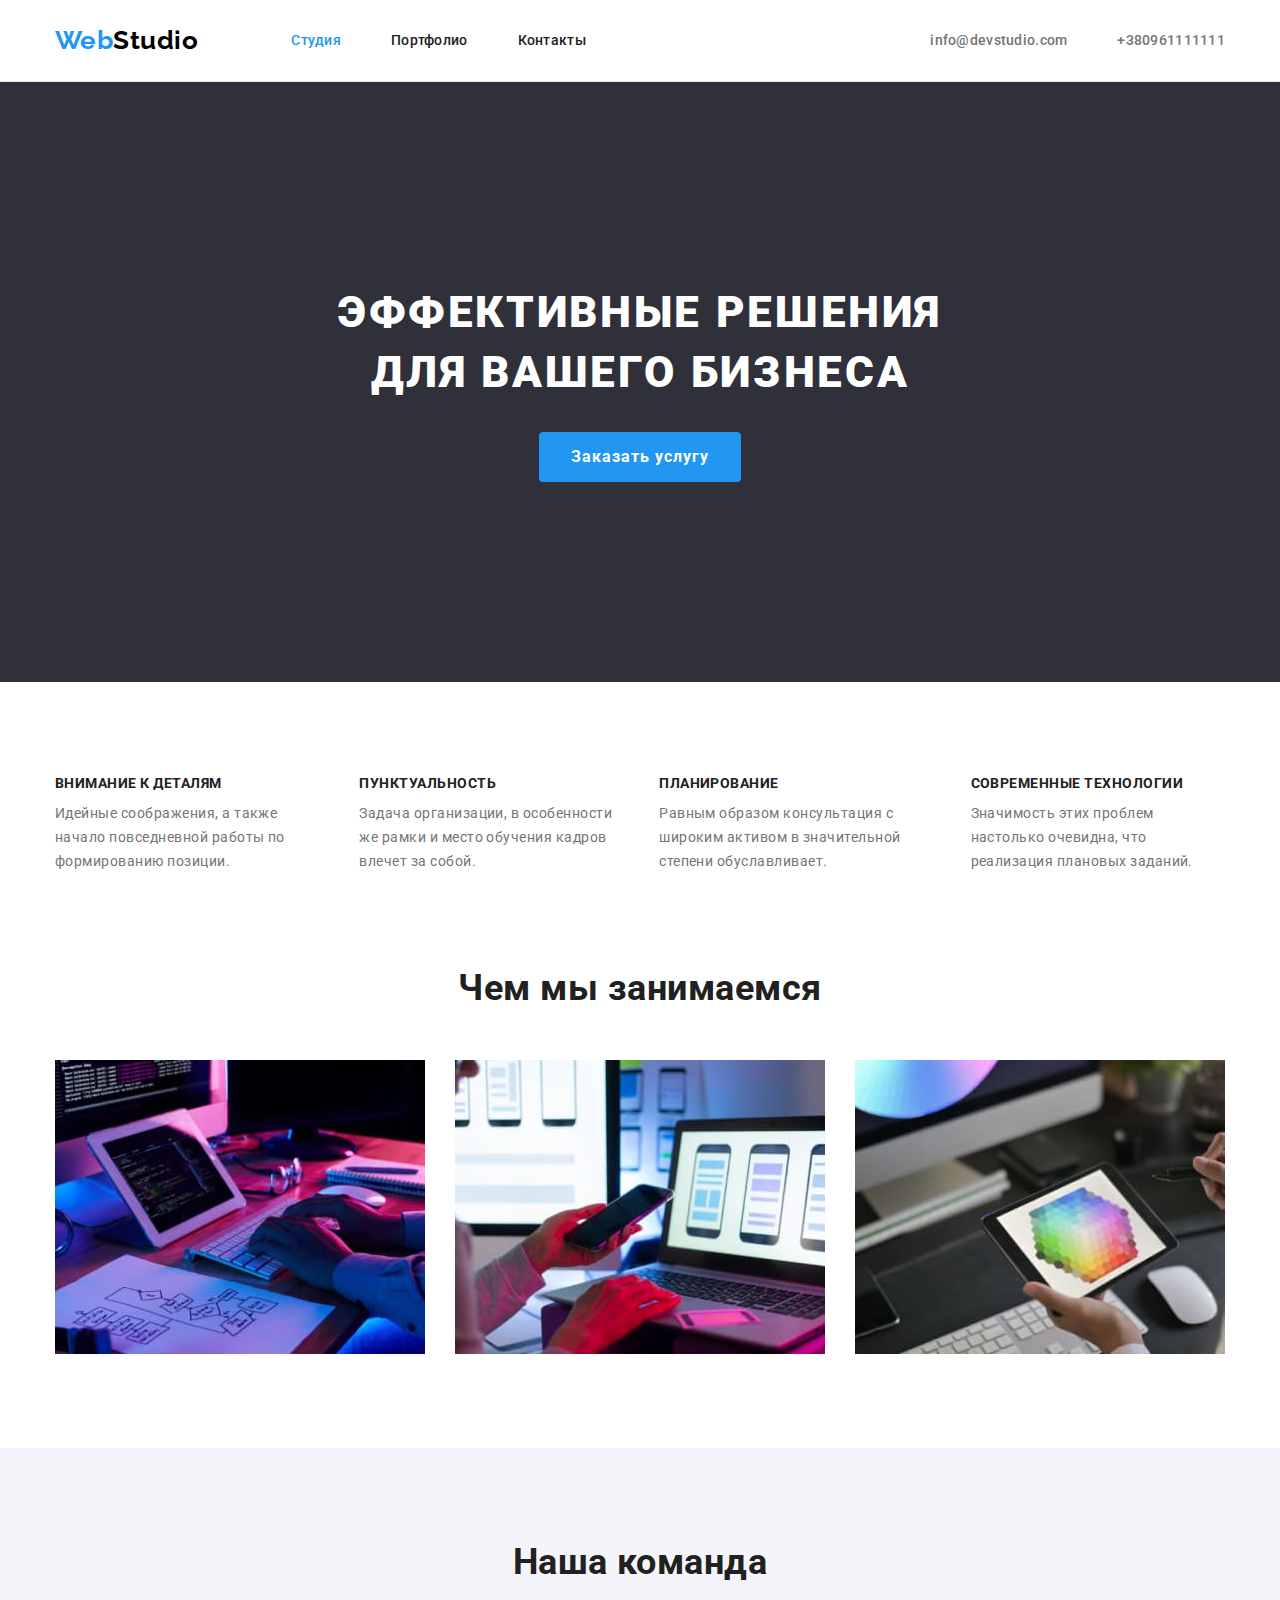
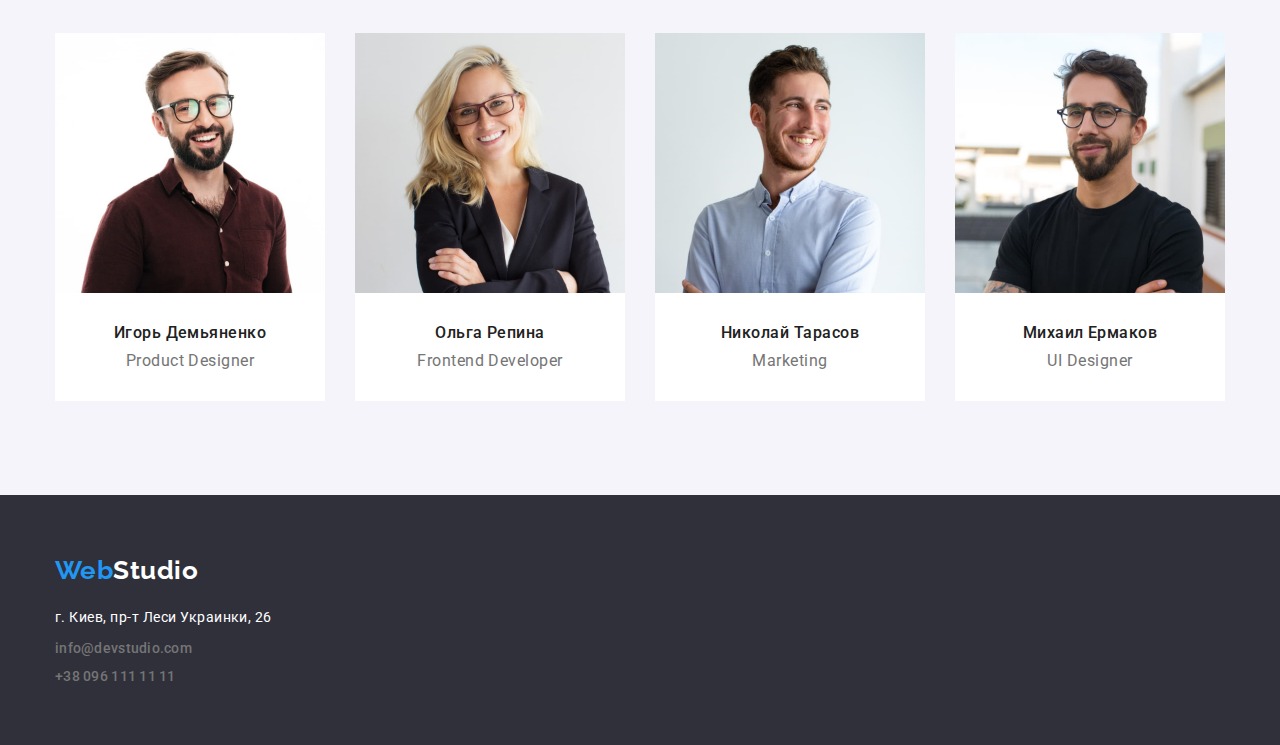
<file: index.html>
<!DOCTYPE html>
<html lang="ru">
<head>
    <meta charset="UTF-8">
    <meta http-equiv="X-UA-Compatible" content="IE=edge">
    <meta name="viewport" content="width=device-width, initial-scale=1.0">
    <title>Document</title>
    <link rel="preconnect" href="https://fonts.gstatic.com">
    <link href="https://fonts.googleapis.com/css2?family=Raleway:wght@700&family=Roboto:wght@400;500;700;900&display=swap" rel="stylesheet">
    <link rel="stylesheet" href="https://cdnjs.cloudflare.com/ajax/libs/modern-normalize/1.0.0/modern-normalize.min.css">
    <link rel="stylesheet" href="./css/styles.css">
</head>
<body>
    <!-- Шапка профиля -->
    <header class="header">
        <div class="container header-container">
        <nav class="navigation">
            <a class="logo underline" href="./index.html"> Web<span class="black-logo">Studio</span></a>
            <ul class="list menu">
                <li class="menu-item">
                    <a class="nav-link underline current " href="./index.html">Студия</a>
                </li>
                <li class="menu-item">
                    <a class="nav-link underline " href="./portfolio.html">Портфолио</a>
                </li>
                <li class="menu-item">
                    <a class="nav-link underline " href="">Контакты</a>
                </li>
            </ul>
        </nav>
        <!-- Адрес -->
        <ul class="list social">
            <li class="menu-item">
                <a class="social-links underline" href="mailto:info@devstudio.com">info@devstudio.com</a></li>
            <li class="menu-item">
                <a class="social-links underline" href="tel:+380961111111">+380961111111</a></li>
        </ul>
    </div>
    </header>
           <!-- Герой -->
            <section class="section-background">
                    <h1 class="description">
                        Эффективные решения <br>для вашего бизнеса           
                     </h1>
                     <button class="button" type="button">Заказать услугу</button>   
            </section>
            <section class="section">
               <div class="container">
                <h2 class="visually-hidden">Особенности</h2>
                <ul class="list features">
                    <li class="features-text">
                        <h3 class="title">Внимание к деталям</h3>
                        <p class="text">Идейные соображения, а также начало повседневной работы по формированию позиции.  </p>
                    </li>
                    <li class="features-text">
                        <h3 class="title">Пунктуальность</h3>
                        <p class="text">Задача организации, в особенности же рамки и место обучения кадров влечет за собой.  </p>
                    </li>
                    <li class="features-text">
                        <h3 class="title"  >Планирование</h3>
                        <p class="text">Равным образом консультация с широким активом в значительной степени обуславливает.  </p>
                    </li>
                    <li class="features-text">
                        <h3 class="title"  >Современные технологии</h3>
                        <p class="text">Значимость этих проблем настолько очевидна, что реализация плановых заданий.  </p>
                    </li>
                </ul>
               </div>
            </section>
            <!--Чем мы занимаемся-->
            <section class="section-heading">
                   <div class="container">
                    <h2 class="heading">Чем мы занимаемся</h2>
                    <ul class="list work-item">
                        <li class="item">
                            <img src="./images/box1.jpg" alt="Человек печатает на клавиатуре" width="370">
                        </li>
                        <li class="item">
                            <img src="./images/img.jpg" alt="Телефон" width="370">
                        </li>
                        <li class="item">
                             <img src="./images/box3.jpg" alt="Планшет" width="370">
                        </li>
                    </ul>
                   </div>
        </section>
            <!--  команда  -->
            <section class="staff section">
        <div class="container">
            <h2 class="heading">Наша команда</h2>
                    <ul class="list-staff list ">
                        <li class="list-item-staff">
                    <img src="./images/1.jpg" alt="фото сотрудника 1" width="270">
                    <div class="staff-list-content">
                        <h3 class="title-list">Игорь Демьяненко</h3>
                    <p class="text-work" lang="en">Product Designer</p>
                    </div>
                        </li>
                        <li class="list-item-staff">
                    <img src="./images/2.jpg" alt="фото сотрудника 2" width="270">
                    <div class="staff-list-content">
                        <h3 class="title-list">Ольга Репина</h3>
                    <p class="text-work" lang="en">Frontend Developer</p>
                    </div>
                        </li>
                        <li class="list-item-staff">
                    <img src="./images/3.jpg" alt="фото сотрудника 3 " width="270">
                    <div class="staff-list-content">
                        <h3 class="title-list">Николай Тарасов</h3>
                    <p class="text-work" lang="en">Marketing</p>
                    </div>
                        </li>
                        <li class="list-item-staff">
                    <img src="./images/4.jpg" alt="фото сотрудника 4" width="270">
                    <div class="staff-list-content">
                        <h3 class="title-list">Михаил Ермаков</h3>
                    <p class="text-work" lang="en">UI Designer</p>
                    </div>
                        </li>
                        </ul>
        </div>
            </section>
            <!-- Футер -->
            <main>
            <footer class="page-footer">
               <div class="container">
                <a class="logo-footer underline" href="./index.html"> Web<span class="white-logo">Studio</span></a>
                <address class="address">
                    <ul class="list address-link-footer">
                        <li class="list-item-list">
                            <a class="address-link  underline" href="https://goo.gl/maps/HCuwmD3rSAXzaj4Q9"
                                target="_blank"
                                rel="noreferrer noopener">г. Киев, пр-т Леси Украинки, 26</a>
                        </li>
                        <li class="list-item-list">
                        <a class="social-links-footer underline" href="mailto:info@devstudio.com">info@devstudio.com</a> 
                    </li>
                    <li class="list-item-list">
                        <a class="social-links-footer underline" href="tel:+380961111111">+38 096 111 11 11</a>
                    </li>
            </ul>
            </address>
               </div>
    
            </footer>
    </main>
</body>
</html>
</file>
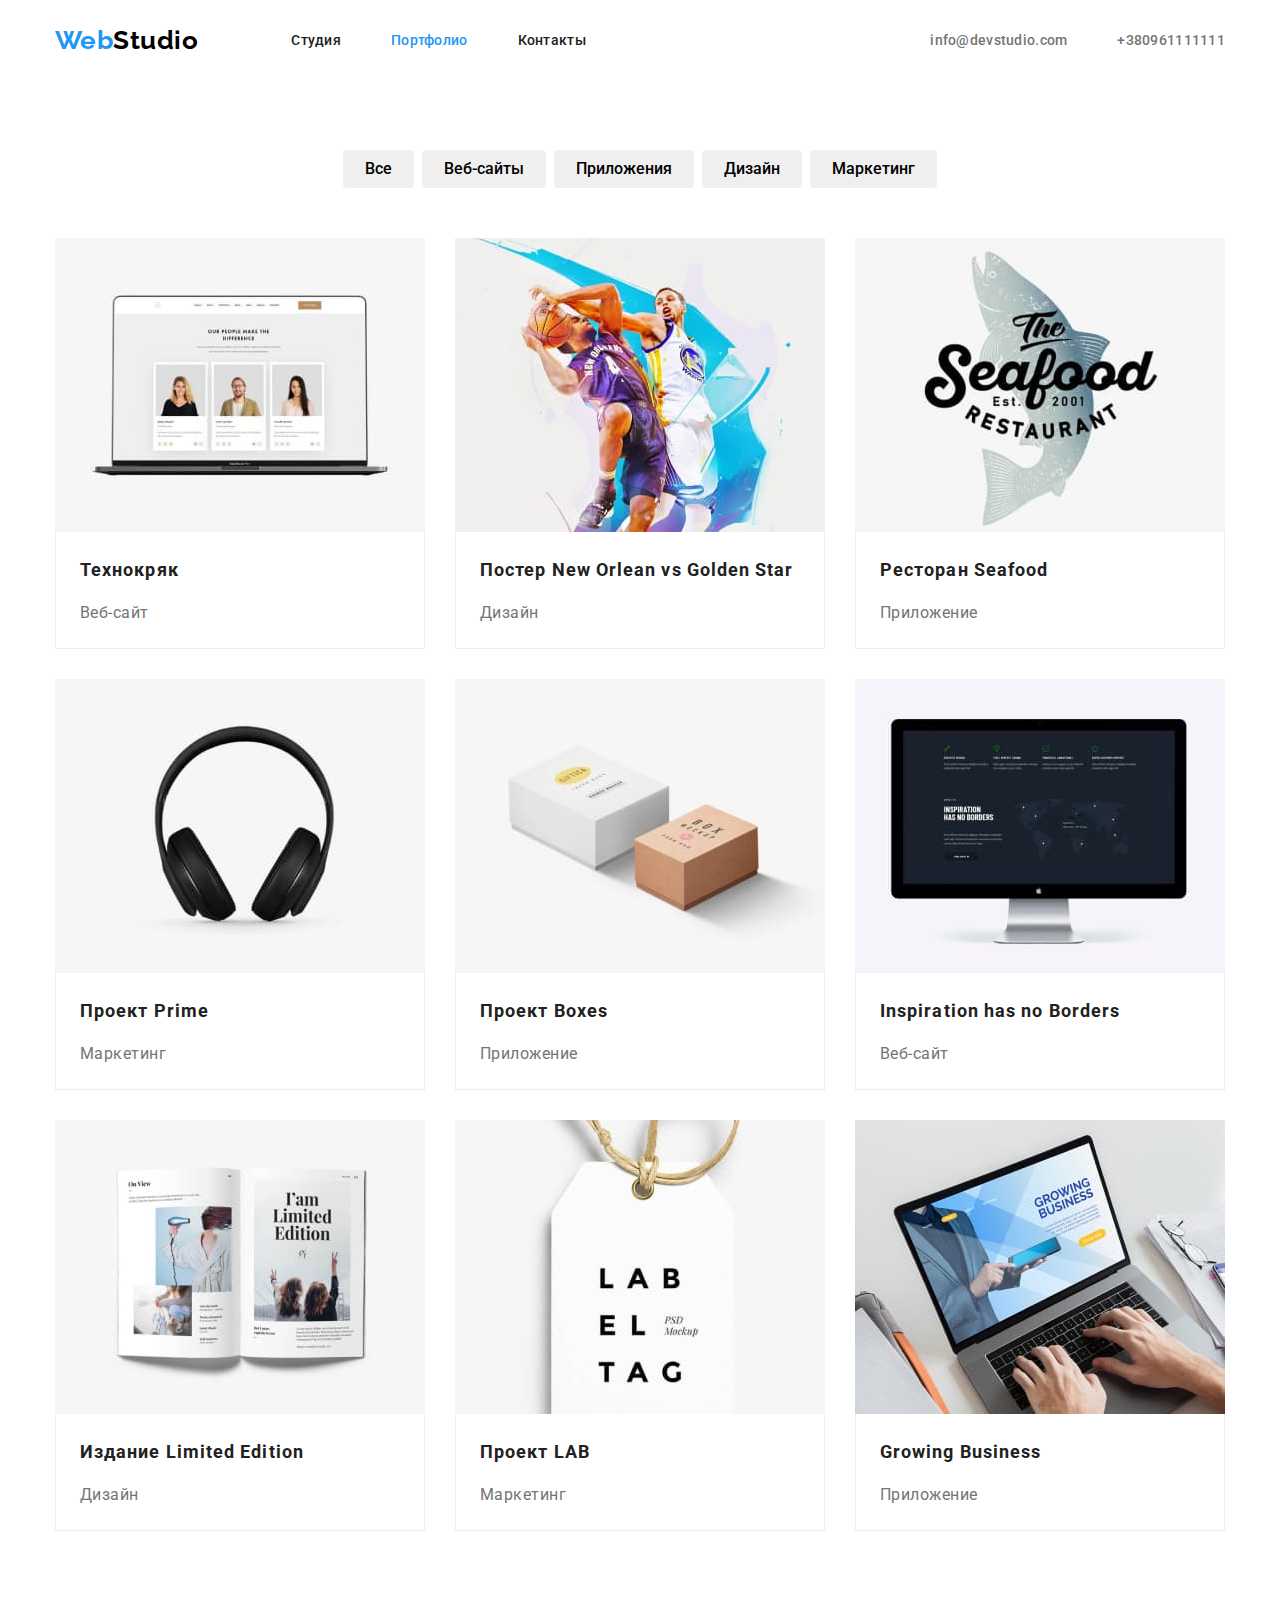
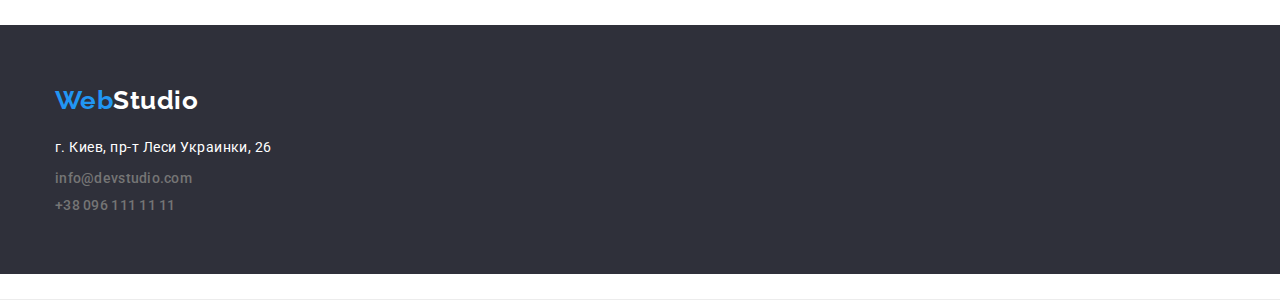
<file: portfolio.html>
<!DOCTYPE html>
<html lang="ru">
<head>
    <meta charset="UTF-8">
    <meta http-equiv="X-UA-Compatible" content="IE=edge">
    <meta name="viewport" content="width=device-width, initial-scale=1.0">
    <title>Document</title>
    <link rel="preconnect" href="https://fonts.gstatic.com">
    <link href="https://fonts.googleapis.com/css2?family=Raleway:wght@700&family=Roboto:wght@400;500;700;900&display=swap" rel="stylesheet">
    <link rel="stylesheet" href="https://cdnjs.cloudflare.com/ajax/libs/modern-normalize/1.0.0/modern-normalize.min.css">
    <link rel="stylesheet" href="./css/styles.css">
</head  >
<body>
    <!-- Шапка профиля -->
    <header class="header">
        <div class="container header-container">
            <nav class="navigation">
                <a class="logo underline" href="./index.html"> Web<span class="black-logo">Studio</span></a>
                <ul class="list menu">
                    <li class="menu-item">
                        <a class="nav-link underline " href="./index.html">Студия</a>
                    </li>
                    <li class="menu-item">
                        <a class="nav-link underline current" href="./portfolio.html">Портфолио</a>
                    </li>
                    <li class="menu-item">
                        <a class="nav-link underline " href="">Контакты</a>
                    </li>
                </ul>
            </nav>
            <!-- Адрес -->
            <ul class="list social">
                <li class="menu-item">
                    <a class="social-links underline" href="mailto:info@devstudio.com">info@devstudio.com</a></li>
                <li class="menu-item">
                    <a class="social-links underline" href="tel:+380961111111">+380961111111</a></li>
            </ul>
        </div>
    </hea   der>
     <!-- Кнопки -->
<main>
    <section class="section">
<div class="container">
    <ul class="list list-button-list">
        <li class="button-title">
            <button class="button-list" type="button">Все</button>
        </li>
        <li class="button-title">
            <button class="button-list" type="button">Веб-сайты</button>
        </li>
        <li class="button-title">
            <button class="button-list" type="button">Приложения</button>
        </li>
        <li class="button-title">
            <button class="button-list" type="button">Дизайн</button>
        </li>
        <li class="button-title">
            <button class="button-list" type="button">Маркетинг</button>
        </li>
    </ul>

    <!-- Портфолио -->
    <h2 class="visually-hidden">Портфолио</h2>
    <ul class="list card-set">
        
    <li class="card">
         <a class="link-img underline" href="">
         <img src="./images2/img1.jpg" alt="Технокряк" width="370">
             <div class="card-list">
            <h3 class="title-list-card">Технокряк</h3>
         <p class="text-list">Веб-сайт</p>
          </div>
     </a>
    </li>

    <li  class="card">
        <a class="link-img underline" href="">
        <img src="./images2/img2.jpg" alt="Картинка баскетболистов" width="370">
        <div class="card-list">
            <h3 class="title-list-card">Постер New Orlean vs Golden Star</h3>
        <p class="text-list">Дизайн</p>
        </div>
    </a>
    </li>

    <li  class="card">
        <a class="link-img underline" href="">
        <img src="./images2/img3.jpg" alt="Ресторан Seafood" width="370">
       <div class="card-list">
        <h3 class="title-list-card">Ресторан Seafood</h3>
        <p class="text-list">Приложение</p>
       </div>
    </a>
    </li>

    <li class="card">
        <a class="link-img underline" href="">
        <img src="./images2/img4.jpg" alt="Наушники" width="370">
       <div class="card-list">
        <h3 class="title-list-card">Проект Prime</h3>
        <p class="text-list">Маркетинг</p>
       </div>
    </a>
    </li>

    <li class="card">
        <a class="link-img underline" href="">
        <img src="./images2/img5.jpg" alt="Проект Boxes" width="370">
       <div class="card-list">
        <h3 class="title-list-card">Проект Boxes</h3>
        <p class="text-list">Приложение</p>
       </div>
    </a>
    </li>

    <li class="card">
        <a class="link-img underline" href="">
            <img src="./images2/img6.jpg" alt="Монитор компьютера">
            <div class="card-list">
                <h3 class="title-list-card" lang="en">Inspiration has no Borders</h3>
            <p class="text-list">Веб-сайт</p>
            </div>
        </a>
    </li>

    <li class="card">
        <a class="link-img underline" href="">
            <img src="./images2/img7.jpg" alt="Книга">
        <div class="card-list">
            <h3 class="title-list-card">Издание Limited Edition</h3>
        <p class="text-list">Дизайн</p>
        </div>
        </a>
    </li>

    <li class="card">
        <a class="link-img underline" href="">
            <img src="./images2/img8.jpg" alt="Проект LAB">
       <div class="card-list">
        <h3 class="title-list-card">Проект LAB</h3>
        <p class="text-list">Маркетинг</p>
       </div>
        </a>
    </li>

    <li class="card">
        <a class="link-img underline" href="">
            <img src="./images2/img9.jpg" alt="Человек печатает на ноутбуке">
        <div class="card-list">
            <h3 class="title-list-card" lang="en">Growing Business</h3>
        <p class="text-list">Приложение</p>
        </div>
        </a>
    </li>

    </ul>
</section>
</main>
    <!-- Футер -->
    <footer class="page-footer">
        <div class="container">
         <a class="logo-footer underline" href="./index.html"> Web<span class="white-logo">Studio</span></a>
         <address class="address">
             <ul class="list address-link-footer">
                 <li class="list-item-list">
                     <a class="address-link  underline" href="https://goo.gl/maps/HCuwmD3rSAXzaj4Q9"
                         target="_blank"
                         rel="noreferrer noopener">г. Киев, пр-т Леси Украинки, 26</a>
                 </li>
                 <li class="list-item-list">
                 <a class="social-links-footer underline" href="mailto:info@devstudio.com">info@devstudio.com</a> 
             </li>
             <li class="list-item-list">
                 <a class="social-links-footer underline" href="tel:+380961111111">+38 096 111 11 11</a>
             </li>
     </ul>
     </address>
        </div>
 </footer>
</body>
</html>
</file>
<file: css/styles.css>
:root {
    --title-color: #212121;
    --main-font: 'Roboto', sans-serif;
    --accent-color: #2196F3;
    --logo-text: #000000;
    --page-color:#ffffff;
    --text-color:#757575;
    --background-color:#2F303A;
    --lines-for-frame: #eeeeee ;
    --bottom-frame: #ececec;
}

h1,
h2,
h3,
h4,
h5,
h6,
p {
  margin-top: 0;
  margin-bottom: 0;
}

ul,
ol {
  margin-top: 0;
  margin-bottom: 0;
  padding-left: 0;
}

img {
  display: block;
}

.underline{
    text-decoration: none;
        }
        
.list{
    list-style: none;
}

.section{
  padding-top: 94px;
  padding-bottom: 94px;
}
.section-heading{
  padding-bottom: 94px;
}

body{
    color:  var(--title-color);
    font-family: var(--main-font);
    letter-spacing: 0.03em;
}

.container{
    width: 1200px;
    padding-left: 15px;
    padding-right: 15px;
    margin-left: auto;
    margin-right: auto; 

 
  }
/* ЛОГОТИП */
.logo, .black-logo{
font-family: 'Raleway', sans-serif;
font-weight: 700;
font-size: 26px;
line-height: 1.20;
color: var(--accent-color);
}

.logo{
  margin-right: 93px;
  display: inline-block;
}

.black-logo{
    color: var(--logo-text) ;   
}
.white-logo{
    color: var(--page-color);
}

/* ============= COMPONENTS ============= */

.header-container {
    display: flex;
    align-items: center;
    justify-content: space-between;
  
  }

.navigation {
  display: flex;
    align-items: center;
  }

.menu {
    display: flex;
    align-items: center;
  }
  .menu-item:not(:last-child){
  margin-right: 50px;    
  }
  
  .header {
    border-bottom: 1px solid var(--bottom-frame);
    padding-top: 25px;
    padding-bottom: 25px;
  }

.nav-link{
font-weight: 500;
font-size: 14px;
line-height: 1.14;
letter-spacing: 0.02em;
color: var(--title-color);  
}

.nav-link:hover,
.nav-link:focus{
color: var(--accent-color);
}

.current{
    color: var(--accent-color);
}

.social{
display: flex;

}

    /* КНОПКА  */
.button{
background: var(--accent-color);
font-family: inherit;
font-weight: 700;
font-size: 16px;
line-height: 1.87;
align-items: center;
text-align: center;
letter-spacing: 0.06em;
padding: 10px 32px;
color: var(--page-color);
border: none;
cursor: pointer;
display: flex;
margin: 0 auto;
border-radius: 4px;

}

.button:hover{
  background-color: #188ce8;
  box-shadow: 0px 4px 4px rgba(0, 0, 0, 0.15);
}
/* ГОЛОВНОЙ ЗАГОЛОВОК */
.section-background{
  background: var(--background-color);
  padding-top:200px;
  padding-bottom: 200px;  
}

.paragraph-text{
  font-size: 14px;
  line-height: 24px;
  color: var(--text-color);
  }

.main-title{
font-weight: 700;
font-size: 14px;
line-height: 1.14;
text-transform: uppercase;
color: var(--title-color);
}

.description{
 font-weight: 900;
font-size: 44px;
line-height: 60px;
letter-spacing: 0.06em;
text-transform: uppercase;
text-align: center;
color: var(--page-color);
margin-bottom: 30px;
}

.staff{
  background-color:  #F5F4FA;;
}

.heading{
font-weight: 700;
font-size: 36px;
line-height: 1.16;
text-align: center;
margin-bottom: 50px;
}

.text-work{
    font-size: 16px;
    line-height: 1.18;
    text-align: center;
    color: var(--text-color); 
}

.title{
font-weight: 700;
font-size: 14px;
line-height: 1.14;
margin-bottom: 10px;
text-transform: uppercase;
}

.text{
font-size: 14px;
line-height: 1.71;
color: var(--text-color);
}
.title-list-card{
  font-weight: 700;
font-size: 18px;
line-height: 2;
letter-spacing: 0.06em;
color: var(--title-color);
margin-bottom: 10px;
}

.title-list{
  font-weight: 500;
  font-size: 16px;
  line-height: 1.19;
  text-align: center;
  margin-bottom: 10px;
  color: var(--title-color);

}

.text-list{
font-size: 16px;
line-height: 1.87;
color: var(--text-color);
}

.list-staff{
display: flex;
margin-left: -30px;
margin-top: -30px;
}

.list-item-staff{
  flex-basis: calc((100% - 120px) / 4);
  margin-left: 30px;
  margin-top: 30px;
  background-color: var(--page-color);
}
.staff-list-content{
padding-top: 30px;
padding-bottom: 30px;
}

.item{
flex-basis: calc((100% - 90px) / 3);
margin-left: 30px;
margin-top: 30px;
}

.work-item{
display: flex;
margin-left: -30px;
  margin-top: -30px;
}

.features{
  display: flex;
  margin-left: -30px;
  margin-top: -30px;
}

.features-text{
margin-left: 30px;
margin-top: 30px;
}
                /* КНОПКА ПОРТФОЛИО */
              
.button-list{
  cursor: pointer;
  font-family: inherit;
  font-weight: 500;
  font-size: 16px;
  line-height: 1.62;
  text-align: center;
  padding: 6px 22px;
  border-radius: 4px;
  border-style: none;

  }
  .button-list:hover,
  .button-list:focus{
  background-color: var(--accent-color);
  color: var(--page-color);
  box-shadow: 0px 3px 1px rgba(0, 0, 0, 0.1), 0px 1px 2px rgba(0, 0, 0, 0.08), 0px 2px 2px rgba(0, 0, 0, 0.12);
  }

.list-button-list{
display: flex;
justify-content: center;
margin: 0 0 50px 0;
}
.button-title:not(:last-child){
  margin-right: 8px;
}
              /* КОНЕЦ КНОПКА ПОРТФОЛИО */

              /* ПОТФОЛИО КАРТОЧКИ */

.card-list{
padding: 20px 24px;
border-left: 1px solid  var(--lines-for-frame)  ;
border-bottom: 1px solid var(--lines-for-frame)  ;
border-right: 1px solid  var(--lines-for-frame) ;
}             
              
.card-set{
  display: flex;
  flex-wrap: wrap;

margin-left: -30px;
  margin-top: -30px;
}

.card{
  flex-basis: calc(100% / 3 - 30px);
  margin-left: 30px;
  margin-top: 30px;
}

/* КОНЕЦ ФОРТФОЛИО КАРТОЧКИ */

/* ФУТЕР */
.page-footer{
    background: var(--background-color);
    padding: 60px 15px;
    margin-bottom: 0;
 }

 .address{
   font-style: normal;
 }              

.list-item-list:not(:last-child){
  margin-bottom: 9px;
}
/* ЛОГОТИП ФУТЕР */

.logo-footer{
  font-family: 'Raleway', sans-serif;
  font-weight: 700;
  font-size: 26px;
  line-height: 1.19;
  color: var(--accent-color);
  margin-bottom: 20px;
  display: inline-block;
}

.white-logo{
  color: var(--page-color);
}

/* КОНЕЦ ЛОГОТИПА */
.address-link{
  font-size: 14px;
  line-height: 1.71;
  color: var(--page-color);    
  
}
.address-link:hover,
.address-link:focus{
  color: var(--accent-color);
}

.social-links{
  font-weight: 500;
  font-size: 14px;
  line-height: 1.14;
  letter-spacing: 0.02em;
  color: var(--text-color);
} 

  .social-links:hover,
  .social-links:focus{
  color: var(--accent-color);
  }

.social-links-footer{
  font-weight: 500;
  font-size: 14px;
  line-height: 1.14;
  letter-spacing: 0.02em;
  color: var(--text-color);
}

.social-links-footer:hover,
.social-links-footer:focus{
  color: var(--accent-color);
}
  /* КОНЕЦ ФУТЕРА */
  
  .visually-hidden {
    position: absolute;
    width: 1px;
    height: 1px;
    margin: -1px;
    border: 0;
    padding: 0;
    
    white-space: nowrap;
    clip-path: inset(100%);
    clip: rect(0 0 0 0);
    overflow: hidden;
  }
</file>
